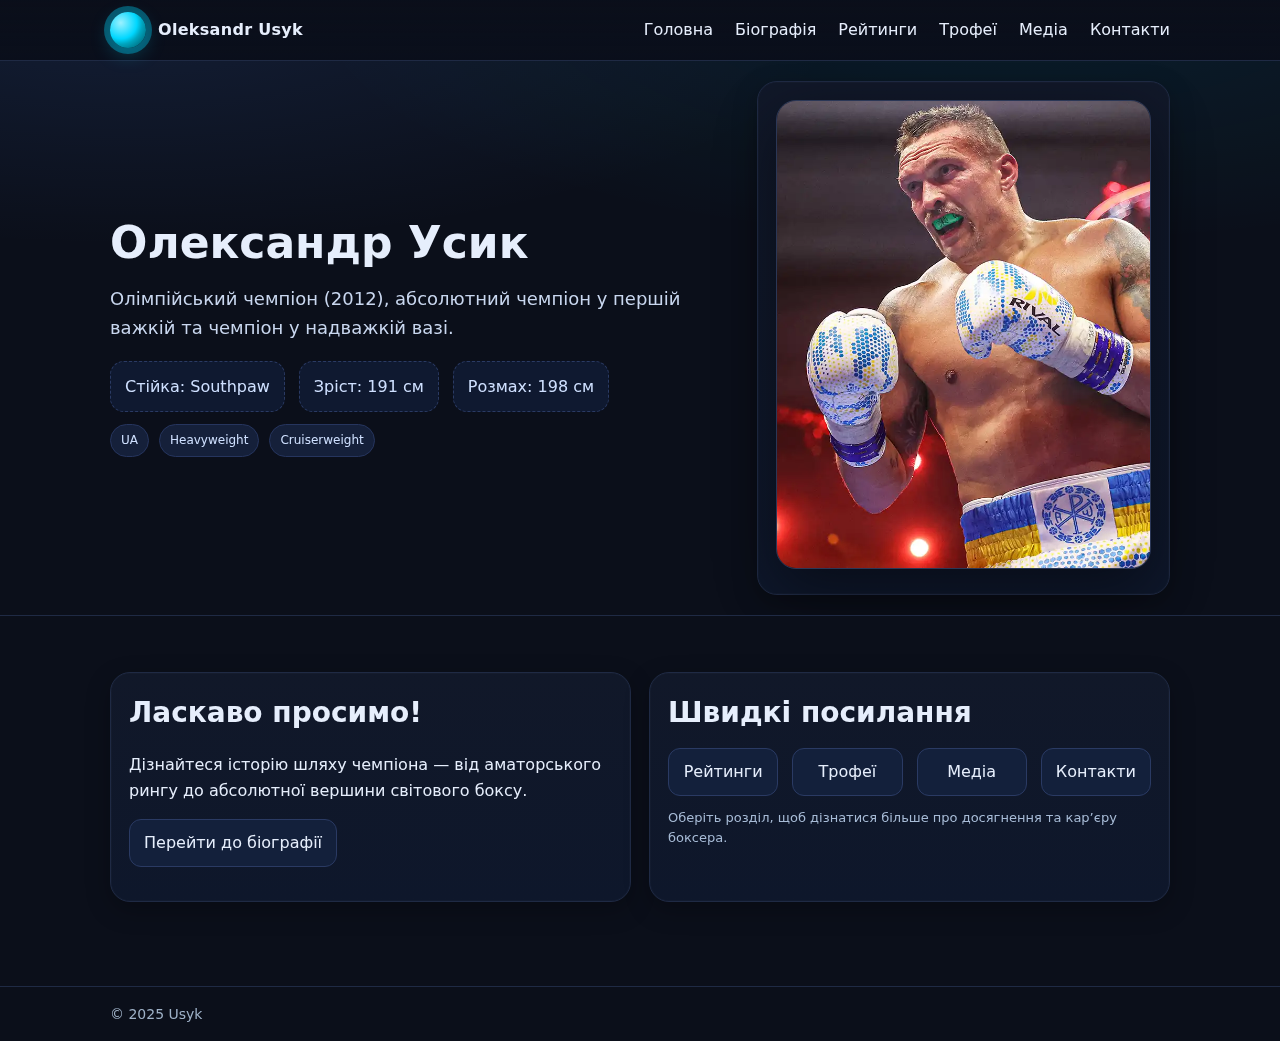
<file: index.html>
<!doctype html>
<html lang="uk">
<head>
  <meta charset="utf-8">
  <meta name="viewport" content="width=device-width,initial-scale=1">
  <title>Головна — Олександр Усик</title>
  <link rel="stylesheet" href="assets/styles.css">
</head>
<body>
 <header>
  <nav class="nav container">
    <div class="brand">
      <div class="badge"></div>
      <span>Oleksandr Usyk</span>
    </div>
    <div class="nav-links">
      <a href="index.html">Головна</a>
      <a href="bio.html">Біографія</a>
      <a href="ratings.html">Рейтинги</a>
      <a href="trophies.html">Трофеї</a>
      <a href="media.html">Медіа</a>
      <a href="contacts.html">Контакти</a>
    </div>
  </nav>
</header>
  
<section class="hero">
  <div class="container hero-inner">
    <div>
      <h1>Олександр Усик</h1>
      <p class="lead">Олімпійський чемпіон (2012), абсолютний чемпіон у першій важкій та чемпіон у надважкій вазі.</p>
      <div class="kpi">
        <div class="pill">Стійка: Southpaw</div>
        <div class="pill">Зріст: 191 см</div>
        <div class="pill">Розмах: 198 см</div>
      </div>
      <div class="badges" style="margin-top:12px">
        <span class="badge-pill">UA</span><span class="badge-pill">Heavyweight</span><span class="badge-pill">Cruiserweight</span>
      </div>
    </div>
    <div class="card">
      <img class="photo" src="images/usyk.jpg" alt="Олександр Усик">
    </div>
  </div>
</section>

  <main class="container">
    
<section class="section">
  <div class="grid" style="grid-template-columns:1fr 1fr">
    <div class="card">
      <h2>Ласкаво просимо!</h2>
      <p>Дізнайтеся історію шляху чемпіона — від аматорського рингу до абсолютної вершини світового боксу.</p>
      <p><a class="button" href="bio.html">Перейти до біографії</a></p>
    </div>
    <div class="card">
      <h2>Швидкі посилання</h2>
      <div style="display:flex; gap:14px; flex-wrap:wrap; margin-top:10px;">
        <a href="ratings.html" class="button" style="flex:1; text-align:center;">Рейтинги</a>
        <a href="trophies.html" class="button" style="flex:1; text-align:center;">Трофеї</a>
        <a href="media.html" class="button" style="flex:1; text-align:center;">Медіа</a>
        <a href="contacts.html" class="button" style="flex:1; text-align:center;">Контакти</a>
      </div>
      <p class="caption" style="margin-top:12px;">Оберіть розділ, щоб дізнатися більше про досягнення та кар’єру боксера.</p>
    </div>
  </div>
</section>

  </main>
  <footer>
    <div class="foot container">© 2025 Usyk</div>
  </footer>
</body>
</html>
</file>
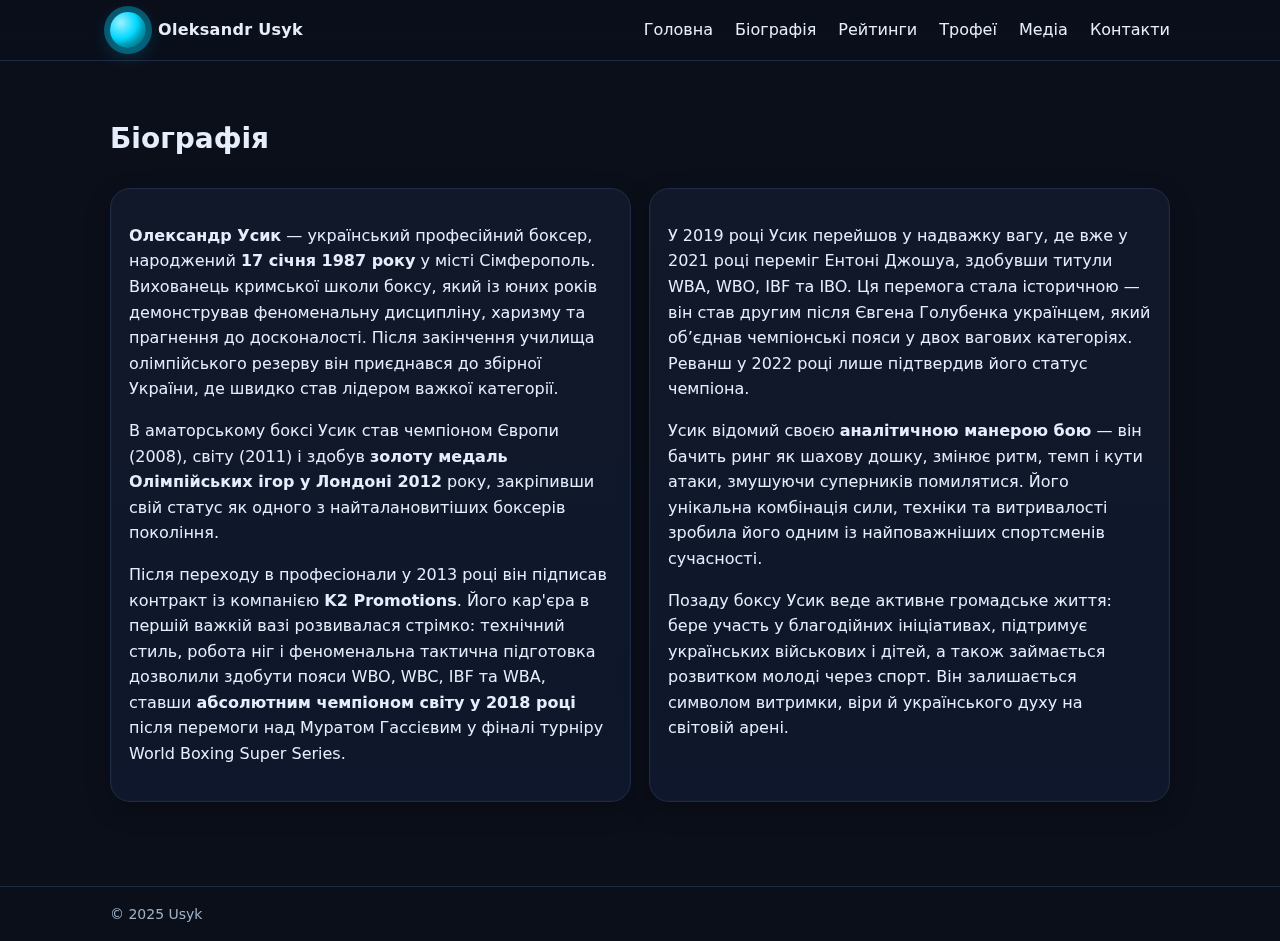
<file: bio.html>
<!doctype html>
<html lang="uk">
<head>
  <meta charset="utf-8">
  <meta name="viewport" content="width=device-width,initial-scale=1">
  <title>Біографія — Олександр Усик</title>
  <link rel="stylesheet" href="assets/styles.css">
</head>
<body>
  <header>
  <nav class="nav container">
    <div class="brand">
      <div class="badge"></div>
      <span>Oleksandr Usyk</span>
    </div>
    <div class="nav-links">
      <a href="index.html">Головна</a>
      <a href="bio.html">Біографія</a>
      <a href="ratings.html">Рейтинги</a>
      <a href="trophies.html">Трофеї</a>
      <a href="media.html">Медіа</a>
      <a href="contacts.html">Контакти</a>
    </div>
  </nav>
</header>
  
  <main class="container">
    
    <section class="section">
      <div class="titlebar"><h2>Біографія</h2></div>
      <div class="grid" style="grid-template-columns:1fr 1fr">
        <div class="card">
          <p><strong>Олександр Усик</strong> — український професійний боксер, народжений <strong>17 січня 1987 року</strong> у місті Сімферополь. Вихованець кримської школи боксу, який із юних років демонстрував феноменальну дисципліну, харизму та прагнення до досконалості. Після закінчення училища олімпійського резерву він приєднався до збірної України, де швидко став лідером важкої категорії.</p>
    
          <p>В аматорському боксі Усик став чемпіоном Європи (2008), світу (2011) і здобув <strong>золоту медаль Олімпійських ігор у Лондоні 2012</strong> року, закріпивши свій статус як одного з найталановитіших боксерів покоління.</p>
    
          <p>Після переходу в професіонали у 2013 році він підписав контракт із компанією <strong>K2 Promotions</strong>. Його кар'єра в першій важкій вазі розвивалася стрімко: технічний стиль, робота ніг і феноменальна тактична підготовка дозволили здобути пояси WBO, WBC, IBF та WBA, ставши <strong>абсолютним чемпіоном світу у 2018 році</strong> після перемоги над Муратом Гассієвим у фіналі турніру World Boxing Super Series.</p>
        </div>
    
        <div class="card">
          <p>У 2019 році Усик перейшов у надважку вагу, де вже у 2021 році переміг Ентоні Джошуа, здобувши титули WBA, WBO, IBF та IBO. Ця перемога стала історичною — він став другим після Євгена Голубенка українцем, який об’єднав чемпіонські пояси у двох вагових категоріях. Реванш у 2022 році лише підтвердив його статус чемпіона.</p>
    
          <p>Усик відомий своєю <strong>аналітичною манерою бою</strong> — він бачить ринг як шахову дошку, змінює ритм, темп і кути атаки, змушуючи суперників помилятися. Його унікальна комбінація сили, техніки та витривалості зробила його одним із найповажніших спортсменів сучасності.</p>
    
          <p>Позаду боксу Усик веде активне громадське життя: бере участь у благодійних ініціативах, підтримує українських військових і дітей, а також займається розвитком молоді через спорт. Він залишається символом витримки, віри й українського духу на світовій арені.</p>
        </div>
      </div>
    </section>
    

  </main>
  <footer>
    <div class="foot container">© 2025 Usyk</div>
  </footer>
</body>
</html>
</file>
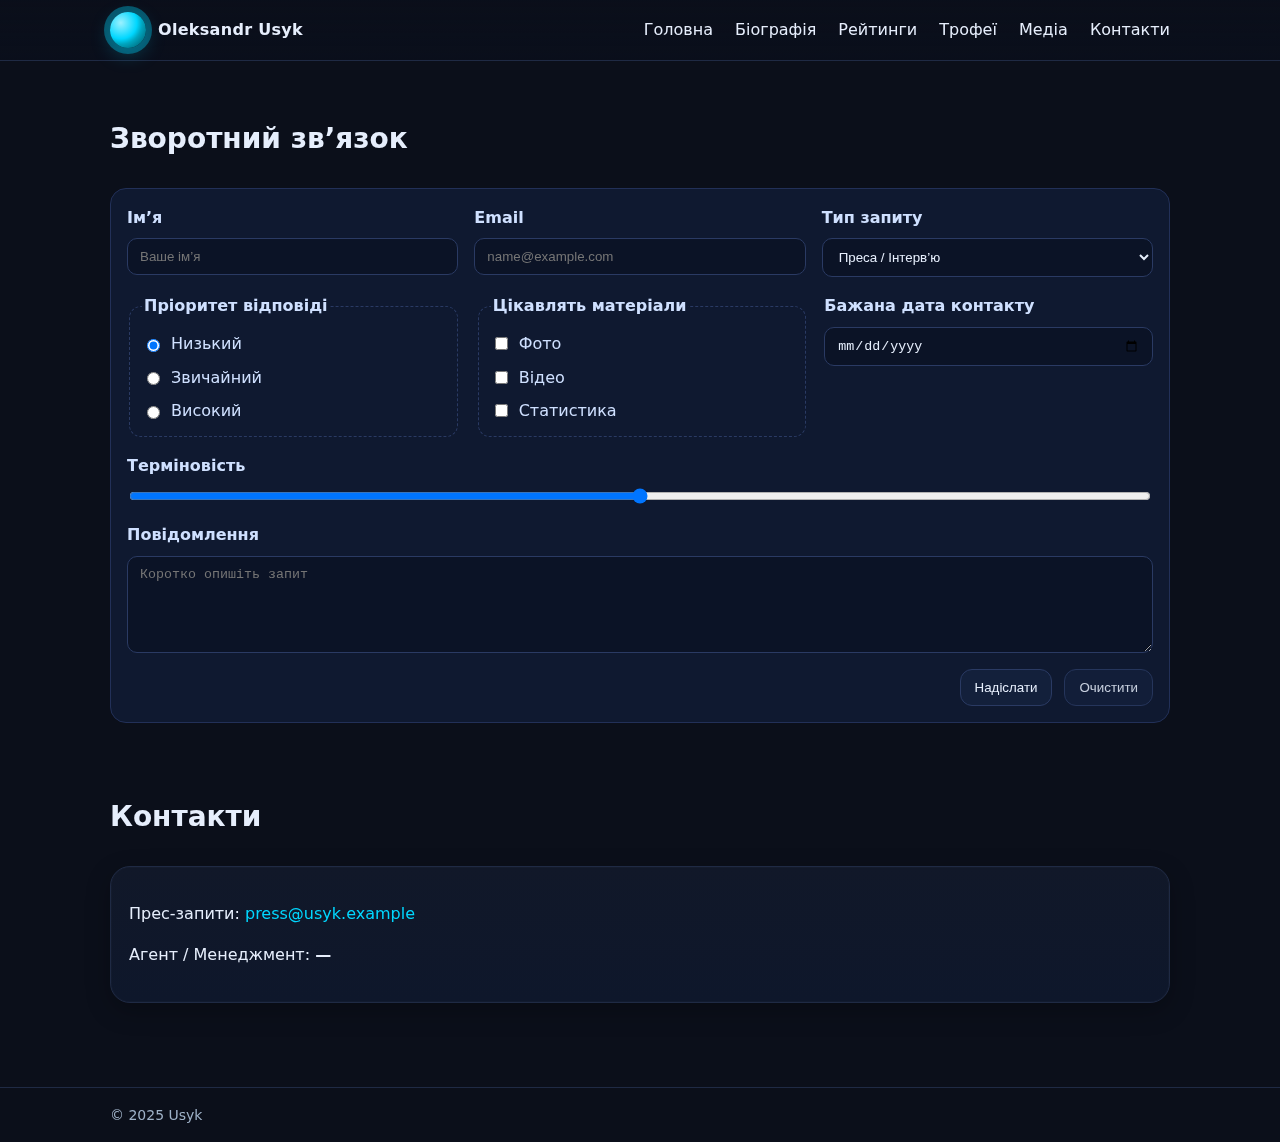
<file: contacts.html>
<!doctype html>
<html lang="uk">
<head>
  <meta charset="utf-8">
  <meta name="viewport" content="width=device-width,initial-scale=1">
  <title>Контакти — Олександр Усик</title>
  <link rel="stylesheet" href="assets/styles.css">
</head>
<body>
  <header>
  <nav class="nav container">
    <div class="brand">
      <div class="badge"></div>
      <span>Oleksandr Usyk</span>
    </div>
    <div class="nav-links">
      <a href="index.html">Головна</a>
      <a href="bio.html">Біографія</a>
      <a href="ratings.html">Рейтинги</a>
      <a href="trophies.html">Трофеї</a>
      <a href="media.html">Медіа</a>
      <a href="contacts.html">Контакти</a>
    </div>
  </nav>
</header>
  
  <main class="container">

    <section class="section">
  <div class="titlebar"><h2>Зворотний зв’язок</h2></div>
  <form class="ux-form" action="#" method="post">
    <div class="form-group">
      <label>Ім’я</label>
      <input type="text" name="name" placeholder="Ваше ім’я" required>
    </div>
    <div class="form-group">
      <label>Email</label>
      <input type="email" name="email" placeholder="name@example.com" required>
    </div>

    <div class="form-group">
      <label>Тип запиту</label>
      <select name="type">
        <option>Преса / Інтерв’ю</option>
        <option>Квитки / Події</option>
        <option>Співпраця / Партнерство</option>
        <option>Інше</option>
      </select>
    </div>

    <fieldset class="form-group">
      <legend>Пріоритет відповіді</legend>
      <label><input type="radio" name="prio" value="low" checked> Низький</label>
      <label><input type="radio" name="prio" value="normal"> Звичайний</label>
      <label><input type="radio" name="prio" value="high"> Високий</label>
    </fieldset>

    <fieldset class="form-group">
      <legend>Цікавлять матеріали</legend>
      <label><input type="checkbox" name="assets" value="photo"> Фото</label>
      <label><input type="checkbox" name="assets" value="video"> Відео</label>
      <label><input type="checkbox" name="assets" value="stats"> Статистика</label>
    </fieldset>

    <div class="form-group">
      <label>Бажана дата контакту</label>
      <input type="date" name="date">
    </div>
    <div class="form-group">
      <label>Терміновість</label>
      <input type="range" name="urgency" min="0" max="10" value="5">
    </div>

    <div class="form-group" style="flex:1 1 100%">
      <label>Повідомлення</label>
      <textarea name="message" rows="5" placeholder="Коротко опишіть запит"></textarea>
    </div>

    <div class="form-actions">
      <button type="submit" class="button">Надіслати</button>
      <button type="reset" class="button" style="opacity:.85">Очистити</button>
    </div>
  </form>
</section>

    
<section class="section">
  <div class="titlebar"><h2>Контакти</h2></div>
  <div class="card">
    <p>Прес-запити: <a href="mailto:press@usyk.example">press@usyk.example</a></p>
    <p>Агент / Менеджмент: <strong>—</strong></p>
  </div>
</section>

  </main>
  <footer>
    <div class="foot container">© 2025 Usyk</div>
  </footer>
</body>
</html>
</file>
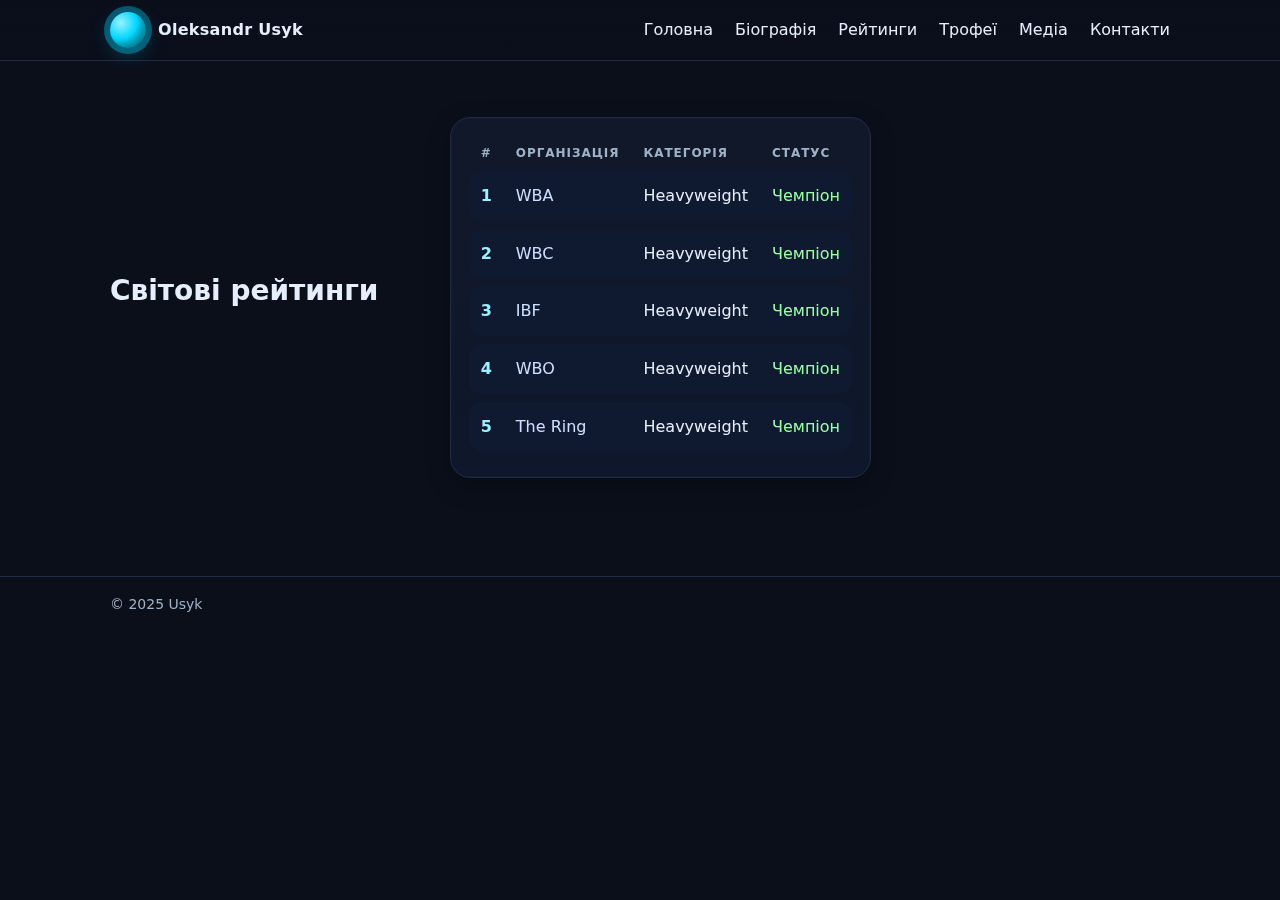
<file: ratings.html>
<!doctype html>
<html lang="uk">
<head>
  <meta charset="utf-8">
  <meta name="viewport" content="width=device-width,initial-scale=1">
  <title>Рейтинги — Олександр Усик</title>
  <link rel="stylesheet" href="assets/styles.css">
</head>
<body>
  <header>
  <nav class="nav container">
    <div class="brand">
      <div class="badge"></div>
      <span>Oleksandr Usyk</span>
    </div>
    <div class="nav-links">
      <a href="index.html">Головна</a>
      <a href="bio.html">Біографія</a>
      <a href="ratings.html">Рейтинги</a>
      <a href="trophies.html">Трофеї</a>
      <a href="media.html">Медіа</a>
      <a href="contacts.html">Контакти</a>
    </div>
  </nav>
</header>
  
  <main class="container">
    
<section class="section">
  <div class="titlebar"><h2>Світові рейтинги</h2>
  <div class="grid ratings">
    <div class="card">
      <table class="table">
        <thead><tr><th>#</th><th>Організація</th><th>Категорія</th><th>Статус</th></tr></thead>
        <tbody>
          <tr><td class="rank">1</td><td class="org">WBA</td><td>Heavyweight</td><td class="score">Чемпіон</td></tr>
          <tr><td class="rank">2</td><td class="org">WBC</td><td>Heavyweight</td><td class="score">Чемпіон</td></tr>
          <tr><td class="rank">3</td><td class="org">IBF</td><td>Heavyweight</td><td class="score">Чемпіон</td></tr>
          <tr><td class="rank">4</td><td class="org">WBO</td><td>Heavyweight</td><td class="score">Чемпіон</td></tr>
          <tr><td class="rank">5</td><td class="org">The Ring</td><td>Heavyweight</td><td class="score">Чемпіон</td></tr>
        </tbody>
      </table>
    </div>
  </div>
</section>

  </main>
  <footer>
    <div class="foot container">© 2025 Usyk </div>
  </footer>
</body>
</html>
</file>
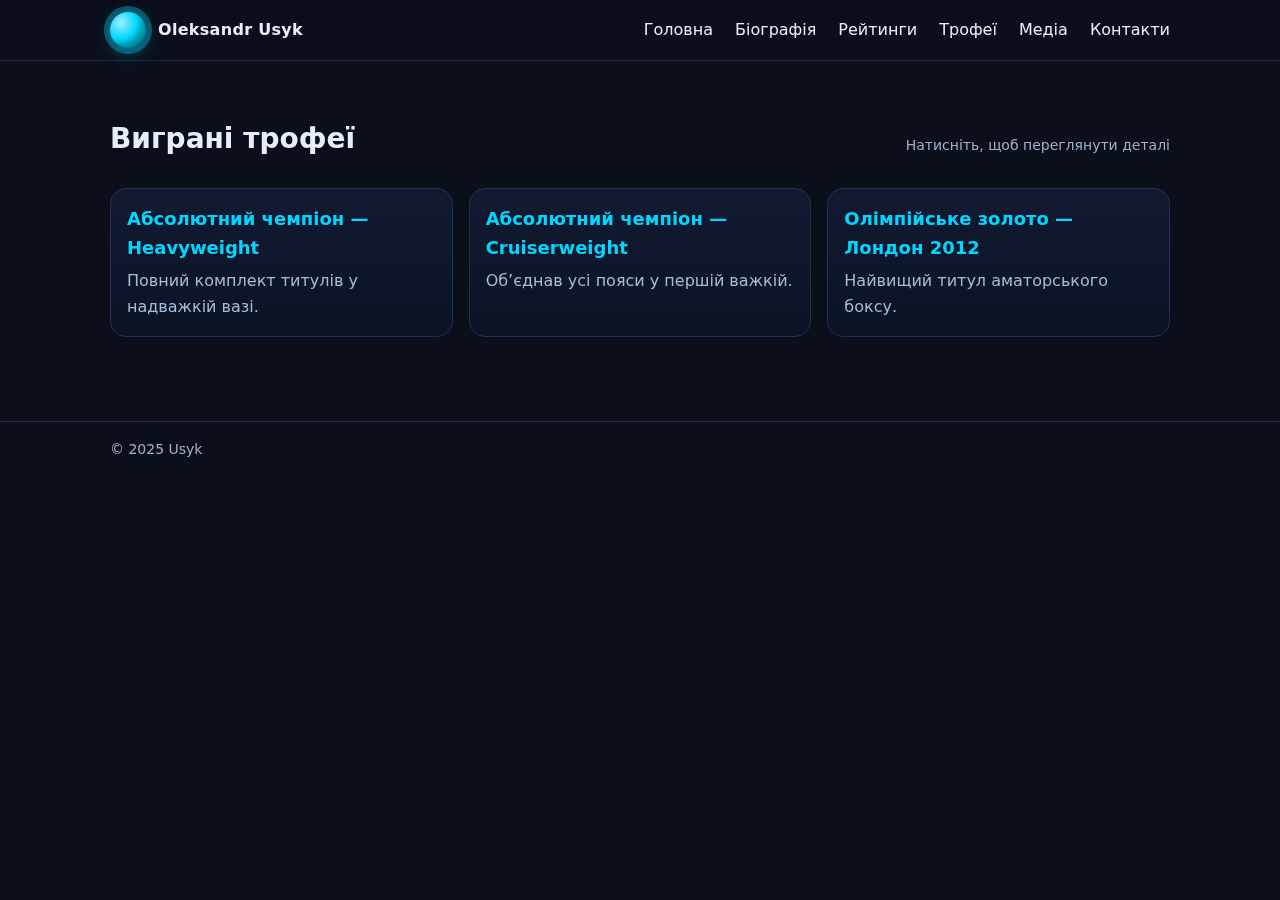
<file: trophies.html>
<!doctype html>
<html lang="uk">
<head>
  <meta charset="utf-8">
  <meta name="viewport" content="width=device-width,initial-scale=1">
  <title>Трофеї — Олександр Усик</title>
  <link rel="stylesheet" href="assets/styles.css">
</head>
<body>
 <header>
  <nav class="nav container">
    <div class="brand">
      <div class="badge"></div>
      <span>Oleksandr Usyk</span>
    </div>
    <div class="nav-links">
      <a href="index.html">Головна</a>
      <a href="bio.html">Біографія</a>
      <a href="ratings.html">Рейтинги</a>
      <a href="trophies.html">Трофеї</a>
      <a href="media.html">Медіа</a>
      <a href="contacts.html">Контакти</a>
    </div>
  </nav>
</header>
  
  <main class="container">
    
<section class="section">
  <div class="titlebar"><h2>Виграні трофеї</h2><span class="small">Натисніть, щоб переглянути деталі</span></div>
  <div class="trophies">
    <a class="trophy" href="trophies/undisputed-hw.html">
      <h3>Абсолютний чемпіон — Heavyweight</h3>
      <p>Повний комплект титулів у надважкій вазі.</p>
    </a>
    <a class="trophy" href="trophies/undisputed-cruiser.html">
      <h3>Абсолютний чемпіон — Cruiserweight</h3>
      <p>Об’єднав усі пояси у першій важкій.</p>
    </a>
    <a class="trophy" href="trophies/olympic-gold.html">
      <h3>Олімпійське золото — Лондон 2012</h3>
      <p>Найвищий титул аматорського боксу.</p>
    </a>
  </div>
</section>

  </main>
  <footer>
    <div class="foot container">© 2025 Usyk</div>
  </footer>
</body>
</html>
</file>
<file: assets/styles.css>
:root{
  --bg:#0b0f1a;
  --card:#111829;
  --accent:#00d7ff;
  --muted:#9fb2c8;
  --text:#e6eefc;
  --soft:#1a2236;
  --ring: rgba(0,215,255,.35);
}
*{box-sizing:border-box}

html,body{
  margin:0;padding:0;background:var(--bg);color:var(--text);
  font:16px/1.6 system-ui,-apple-system,Segoe UI,Roboto,Ubuntu,"Helvetica Neue",Arial
}

a{color:var(--accent);text-decoration:none}

a:hover{
  text-decoration:underline}

.container{
  max-width:1100px;margin:auto;padding:20px}

header{
  position:sticky;top:0;z-index:50;
  backdrop-filter:saturate(140%) blur(8px);
  background:linear-gradient(to bottom, rgba(11,15,26,.9), rgba(11,15,26,.6));
  border-bottom:1px solid #1f2a44;
}

.nav{display:flex;align-items:center;gap:16px;justify-content:space-between;padding:12px 20px}

.brand{display:flex;align-items:center;gap:12px;font-weight:700;letter-spacing:.3px}

.brand .badge{
  width:36px;height:36px;border-radius:50%;
  background:radial-gradient(circle at 30% 30%, #9bf1ff, #00d7ff 45%, #00a5bf 60%, #004b59 100%);
  box-shadow:0 0 0 6px var(--ring), 0 6px 20px rgba(0,215,255,.25);
}

.kebab{margin-left:auto;position:relative}

.kebab summary{
  list-style:none;cursor:pointer;border:1px solid #253151;border-radius:12px;
  padding:8px 12px;font-size:20px;line-height:1;background:#13203b;color:#e6eefc;
}


.kebab[open] summary{background:#162544}

.kebab summary::-webkit-details-marker{
  display:none}

.kebab .dropdown{
  position:absolute;right:0;margin-top:8px;min-width:220px;
  background:#0f1930;border:1px solid #223058;border-radius:12px;
  box-shadow:0 14px 40px rgba(0,0,0,.45);padding:8px
}

.kebab .dropdown a{
  display:block;padding:10px 12px;border-radius:10px;color:#cfe0ff;text-decoration:none
}
.kebab .dropdown a:hover{background:#152541}
.hero{position:relative;overflow:hidden;border-bottom:1px solid #1f2a44;
  background:radial-gradient(1200px 400px at 80% -10%, rgba(0,215,255,.08), transparent 60%),
             radial-gradient(1200px 400px at 10% -10%, rgba(79,140,255,.12), transparent 60%)}

.hero-inner{display:grid;grid-template-columns:1.2fr .8fr;gap:28px;align-items:center}

h1{font-size:44px;line-height:1.1;margin:0 0 10px}

h2{font-size:28px;margin:0 0 12px}

p.lead{color:#c9d7ef;font-size:18px}

.card{background:linear-gradient(180deg, var(--card), #0e172b);border:1px solid #1f2a44;border-radius:20px;padding:18px;box-shadow:0 8px 24px rgba(0,0,0,.25), inset 0 0 0 1px rgba(255,255,255,.02)}

.photo{width:100%;aspect-ratio:4/5;border-radius:20px;object-fit:cover;background:linear-gradient(135deg,#20304f,#0f1626);border:1px solid #2b3756;box-shadow:0 20px 60px rgba(0,0,0,.45)}

.grid{display:grid;gap:18px}

.grid.ratings{grid-template-columns:1.2fr .8fr}

@media (max-width: 900px){.hero-inner{grid-template-columns:1fr}.grid.ratings{grid-template-columns:1fr}}

.table{width:100%;border-collapse:separate;border-spacing:0 8px}

.table thead th{font-size:12px;letter-spacing:.08em;text-transform:uppercase;color:#9fb2c8;text-align:left;padding:0 12px}

.table tbody tr{background:#0f1930;border:1px solid #223058}

.table tbody tr td{padding:12px}

.table tbody tr td:first-child{border-radius:12px 0 0 12px}

.table tbody tr td:last-child{border-radius:0 12px 12px 0}

.kpi{display:flex;gap:14px;flex-wrap:wrap}

.kpi .pill{
  padding:12px 14px;border-radius:14px;background:#0f1930;border:1px dashed #2a3a63;color:#cfe0ff;min-width:120px;text-align:center}
.section{
  padding:36px 0}
.section .titlebar{
  display:flex;align-items:center;justify-content:space-between;margin-bottom:14px}

.badges{
  display:flex;
  gap:10px;
  flex-wrap:wrap}

.badge-pill{
  padding:6px 10px;border-radius:99px;background:#15203a;
  border:1px solid #26355e;
  color:#cfe0ff;
  font-size:12px}

.trophies{
  display:grid;grid-template-columns:repeat(3,1fr);gap:16px}
@media (max-width: 900px){ .trophies{grid-template-columns:1fr 1fr} }

@media (max-width: 600px){
   .trophies{grid-template-columns:1fr} 
  }


.trophy{
  display:block;background:linear-gradient(180deg,#111a31,#0b1326);border:1px solid #223058;border-radius:16px;padding:16px;height:100%}

.trophy h3{
  margin:0 0 6px;font-size:18px}

.trophy p{
  margin:0;color:#a7bbd6}

.media-card video,.media-card img{
  width:100%;border-radius:14px;border:1px solid #223058;background:#0f1626}

.media-wrap{
  display:grid;grid-template-columns:1.2fr .8fr;gap:18px}

@media (max-width: 900px){ 
  .media-wrap{grid-template-columns:1fr} }


footer{
    border-top:1px solid #1f2a44;margin-top:28px}

footer .foot{
  padding:16px 20px;color:#9fb2c8;font-size:14px}

.small{
  font-size:14px;color:#9fb2c8}

.caption{
  font-size:13px;color:#a7bbd6;margin-top:6px}

.rank{
  font-weight:600;color:#9bf1ff}

.org{
  color:#cfe0ff}

.score{
  color:#98ffa6}

.button{
  display:inline-block;padding:10px 14px;border:1px solid #2a3a63;border-radius:12px;background:#13203b;color:#e6eefc}

.button:hover{
  background:#162544}

.nav-links {
  display: flex;
  gap: 22px;
  align-items: center;
}

.nav-links a {
  color: var(--text);
  font-weight: 500;
  text-decoration: none;
  transition: color 0.2s ease, transform 0.2s ease;
}

.nav-links a:hover {
  color: var(--accent);
  transform: translateY(-1px);
}

.ux-form{
  display:flex; flex-wrap:wrap; gap:16px;
  background:#0f1930; border:1px solid #223058; border-radius:16px; padding:16px;
}
.ux-form .form-group, .ux-form fieldset{
  display:flex; flex-direction:column; gap:8px;
  min-width:220px; flex:1 1 260px;
}
.ux-form label, .ux-form legend{ color:#cfe0ff; font-weight:600 }
.ux-form input[type="text"],
.ux-form input[type="email"],
.ux-form input[type="date"],
.ux-form select,
.ux-form textarea{
  background:#0b1326; color:#e6eefc; border:1px solid #2a3a63; border-radius:10px;
  padding:10px 12px; outline:none;
}
.ux-form input:focus, .ux-form select:focus, .ux-form textarea:focus{
  border-color:#00d7ff; box-shadow:0 0 0 3px rgba(0,215,255,.15);
}
.ux-form fieldset{ border:1px dashed #2a3a63; border-radius:12px; padding:12px }
.ux-form fieldset label{ display:inline-flex; gap:8px; align-items:center; font-weight:500 }
.ux-form .form-actions{ display:flex; gap:12px; flex:1 1 100%; justify-content:flex-end }
</file>
